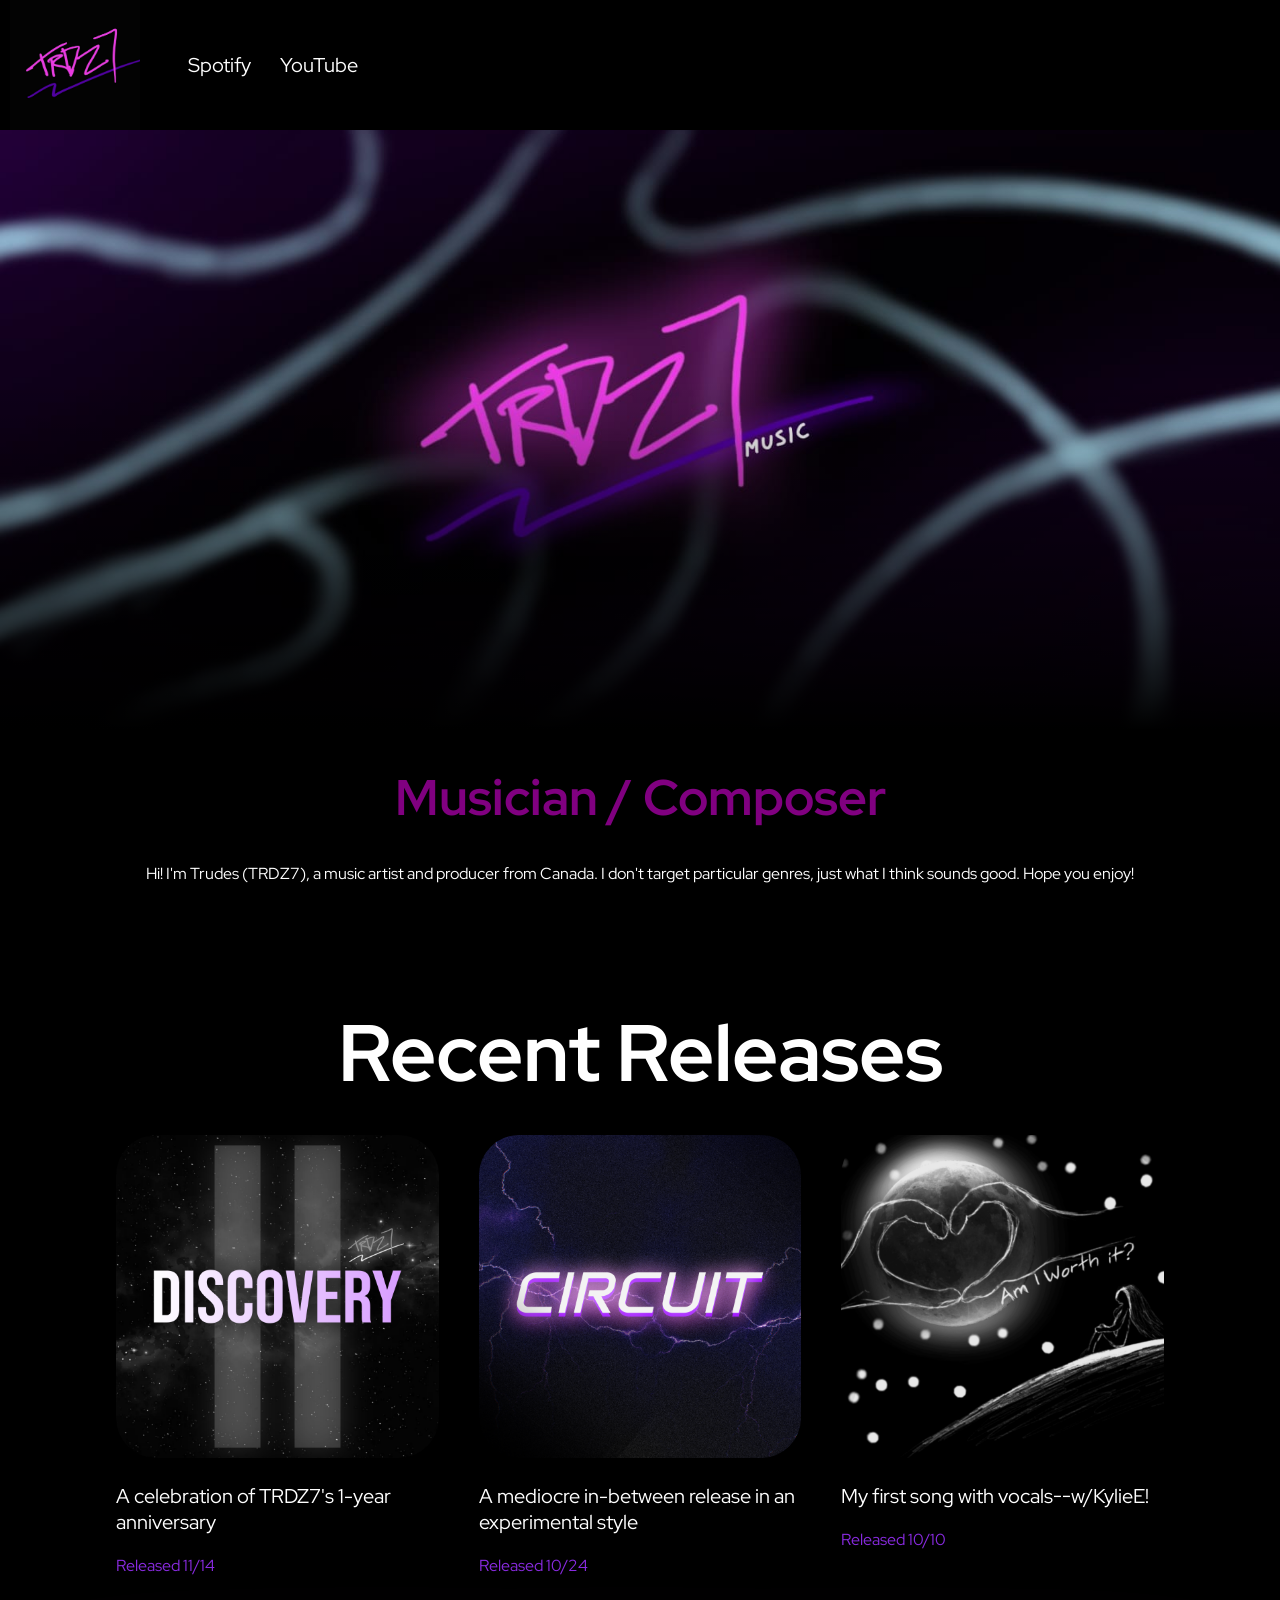
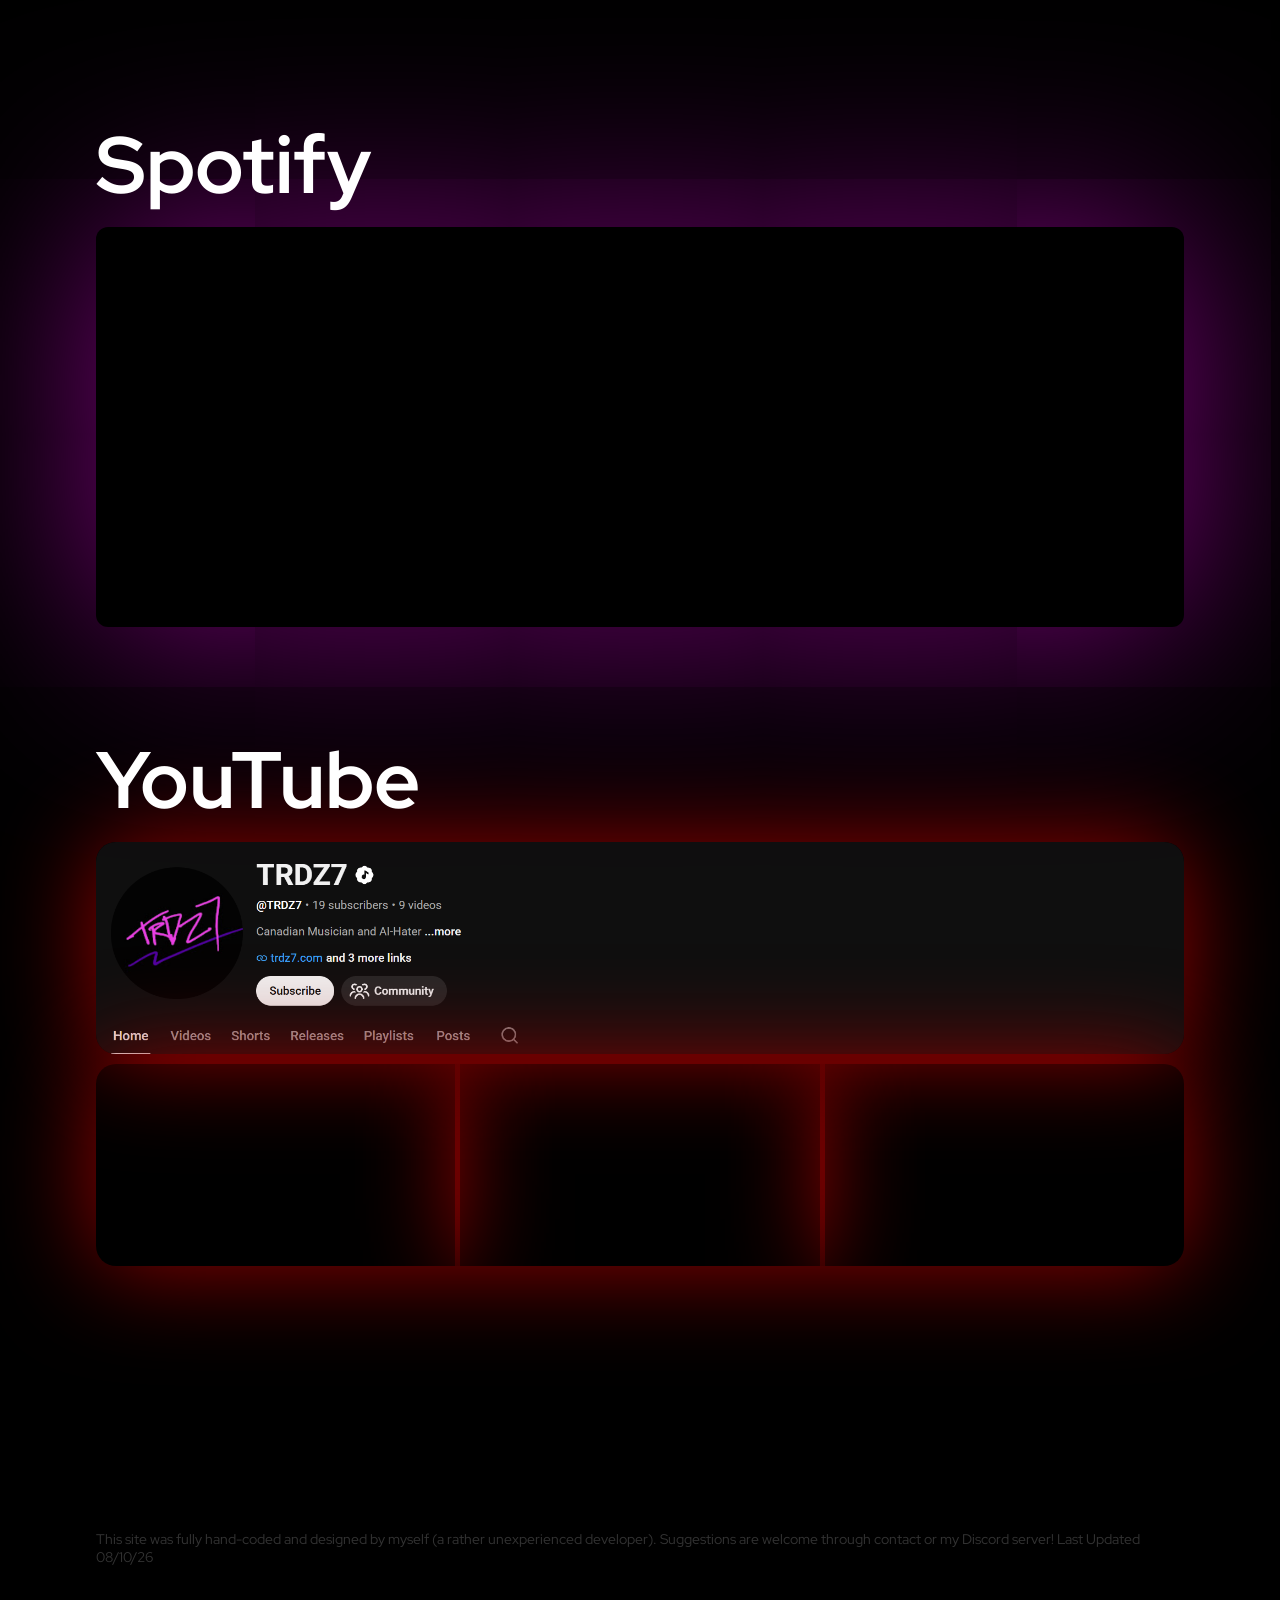
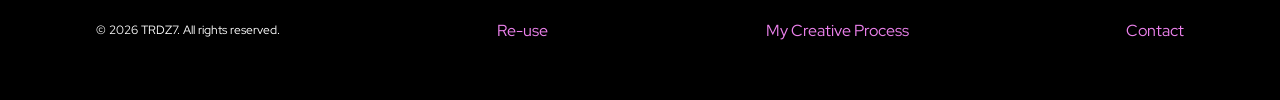
<file: index.html>
<!DOCTYPE html>

<head>
	<title>TRDZ7 Music</title>
	<link rel="icon" type="image/jpg" href="favicon.jpg">
	<link rel="stylesheet" href="styles.css">

	<link rel="preconnect" href="https://fonts.googleapis.com">
	<link rel="preconnect" href="https://fonts.gstatic.com" crossorigin>
	<link href="https://fonts.googleapis.com/css2?family=Red+Hat+Display:ital,wght@0,300..900;1,300..900&display=swap" rel="stylesheet">
</head>

<header>
	<nav>
		<img src="favicon.jpg" id="navimage">
		<div class="links">
			<a href="#Spotify-section">Spotify</a>
			<a href="#YouTube-section">YouTube</a>
		</div>
	</nav>
</header>

<body>
	<div class="h-image-container">
		<img src="WhatsApp Image 2025-10-15 at 16.06.20.jpg">
	</div>
	<h1 id="Desc1"><b>Musician / Composer</b></h1>
	<p id="Desc2">
		Hi! I'm Trudes (TRDZ7), a music artist and producer from Canada. I don't target particular genres, just what I think sounds good. Hope you enjoy!
	</p>
	<div class="bodycontent">
		<section class="release-section" id="release-section">
			<div class="releases">
				<h2>Recent Releases</h2>
				<div id="releases-1">
					<div id="release-1" class="rgroup1">
						<a href="https://youtu.be/H5A2zqrVaPg?si=KevBiTjXBeeo6I4V">
							<img src="Discoveryptii1-1.png" href="https://youtu.be/H5A2zqrVaPg?si=KevBiTjXBeeo6I4V">
						</a>
						<p id="r1desc0" class="rgroup1desc0">A celebration of TRDZ7's 1-year anniversary</p>
						<p id="r1desc1" class="rgroup1desc1">Released 11/14</p>
					</div>
					<div id="release-2" class="rgroup1">
						<a href="https://youtu.be/uY3jL4vNliI?si=lRqmhaGpdiQNzRAw">
							<img src="1_1 Thumbnails (1).png">
						</a>
						<p id="r2desc0" class="rgroup1desc0">A mediocre in-between release in an experimental style</p>
						<p id="r2desc1" class="rgroup1desc1">Released 10/24</p>
					</div>
					<div id="release-3" class="rgroup1">
						<a href="https://youtu.be/ju5DWt2yb8g?si=xX3VGSemd-u4Top4">
							<img src="AmiWorthIt1-1_HigherRes.png">
						</a>
						<p id="r3desc0" class="rgroup1desc0">My first song with vocals--w/KylieE!</p>
						<p id="r3desc1" class="rgroup1desc1">Released 10/10</p>
					</div>
				</div>
		</section>
	
		<section class="Spotify-section" id="Spotify-section">
			<div class="Spotify">
				<h2>Spotify</h2>
				<iframe data-testid="embed-iframe" style="border-radius:12px" src="https://open.spotify.com/embed/artist/	5ZjQXcaj1TCVZhGWUqu4Vl?utm_source=generator" width="100%" height="400" frameBorder="0" allowfullscreen="" allow=	"autoplay; clipboard-write; encrypted-media; fullscreen; picture-in-picture" loading="lazy"></iframe>
			</div>
		</section>
	
		<section class="YouTube-section" id="YouTube-section">
			<div class="YouTube">
				<h2>YouTube</h2>
				<a href="https://youtube.com/@TRDZ7">
					<img src="Screenshot 2026-05-15 112423.png" >
				</a>
	
				<section class="Videos">
					<iframe id="ytiframe1" height="315" src="https://www.youtube.com/embed/WW7R3R9A-WY?si=tNtN7C8W7lqPvYo7" 	title="YouTube video player" frameborder="0" allow="accelerometer; autoplay; clipboard-write; 	encrypted-media; gyroscope; picture-in-picture; web-share" referrerpolicy="strict-origin-when-cross-origin" 	allowfullscreen></iframe>
					<iframe id="ytiframe2" height="315" src="https://www.youtube.com/embed/koN2__eYuHs?si=IfzlktAmYdT3FU0D" 	title="YouTube video player" frameborder="0" allow="accelerometer; autoplay; clipboard-write; 	encrypted-media; gyroscope; picture-in-picture; web-share" referrerpolicy="strict-origin-when-cross-origin" 	allowfullscreen></iframe>
					<iframe id="ytiframe3" height="315" src="https://www.youtube.com/embed/IltIt0QHzwI?si=ziEnVGoQRaRyZ6Zz&amp;	controls=0" title="YouTube video player" frameborder="0" allow="accelerometer; autoplay; clipboard-write; 	encrypted-media; gyroscope; picture-in-picture; web-share" referrerpolicy="strict-origin-when-cross-origin" 	allowfullscreen></iframe>
				</section>
			</div>
		</section>
		<p id="bottomtext">This site was fully hand-coded and designed by myself (a rather unexperienced developer). Suggestions are welcome through contact or my Discord server! Last Updated 08/10/26</p>

		<footer>
			<p id="copyright">© 2026 TRDZ7. All rights reserved.</p>
			<a id="reuse" href="Reuse.html">Re-use</a>
			<a id="make" href="make.html">My Creative Process</a>
			<a id="contact" href="contact.html">Contact</a>
		</footer>
	</div>
	
</body>

</html>
</file>
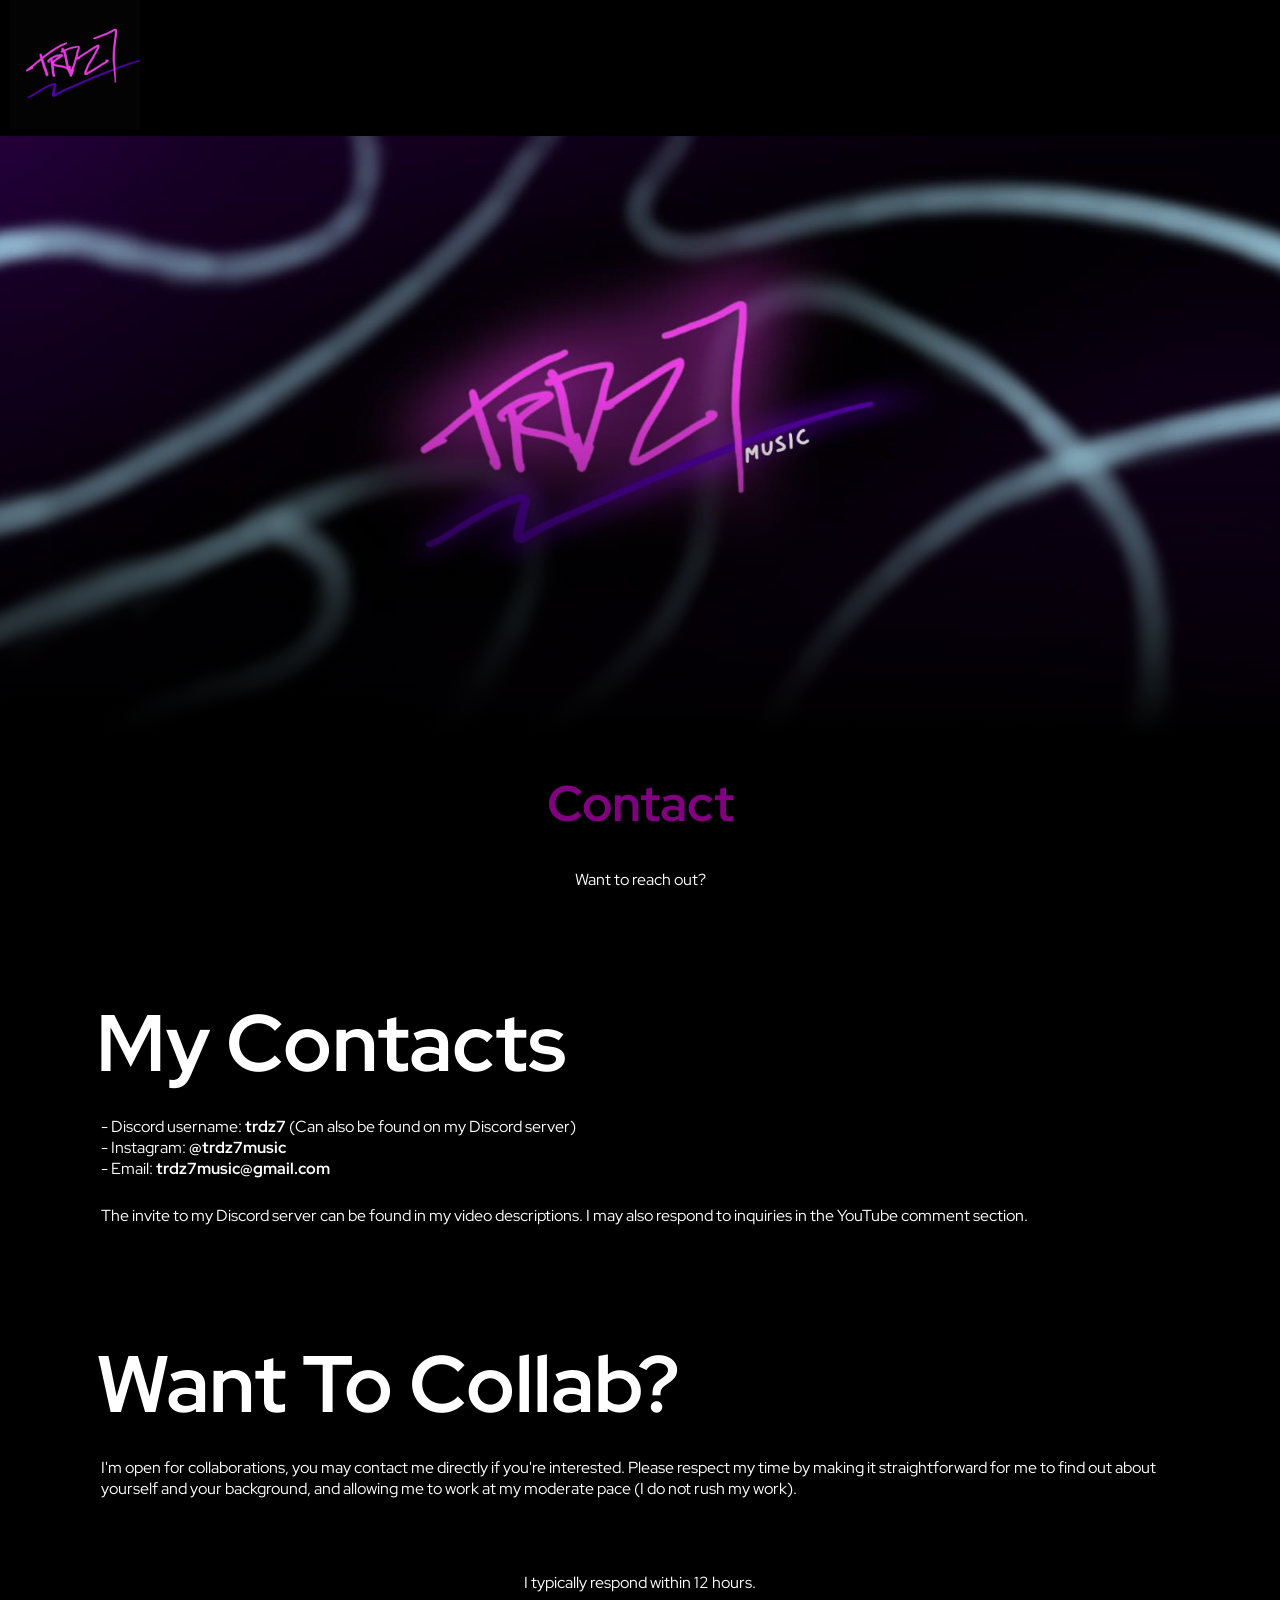
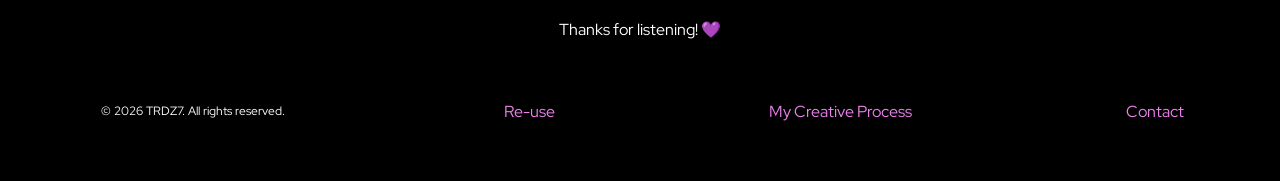
<file: contact.html>
<!DOCTYPE html>

<head>
	<title>TRDZ7 - Contact</title>
	<link rel="icon" type="image/jpg" href="favicon.jpg">
	<link rel="stylesheet" href="otherstyles.css">

	<link rel="preconnect" href="https://fonts.googleapis.com">
	<link rel="preconnect" href="https://fonts.gstatic.com" crossorigin>
	<link href="https://fonts.googleapis.com/css2?family=Red+Hat+Display:ital,wght@0,300..900;1,300..900&display=swap" rel="stylesheet">
</head>

<header>
	<nav>
		<a href="index.html">
			<img src="favicon.jpg" id="navimage" href="index.html">
		</a>
		<div class="links">
			<!-- Add nav links here -->
		</div>
	</nav>
</header>

<body>
	<div class="h-image">
		<img src="WhatsApp Image 2025-10-15 at 16.06.20.jpg">
	</div>
	<h1 id="Title"><b>Contact</b></h1>
	<p id="subtitle">
		Want to reach out?
	</p>
	<div class="bodycontent">
		<section class="sec1">
			<div class="sec1div">
				<h2>My Contacts</h2>
				<p class="p">- Discord username: <b>trdz7</b> (Can also be found on my Discord server)<br>
						- Instagram: <b>@trdz7music</b><br>
						- Email: <b>trdz7music@gmail.com</b><br>
				</p>
				<p class="p">The invite to my Discord server can be found in my video descriptions. I may also respond to inquiries in the YouTube comment section.</p>
			</div>
		</section>
		<section class="sec2">
			<div class="sec2div">
				<h2>Want To Collab?</h2>
				<p class="p">I'm open for collaborations, you may contact me directly if you're interested. Please respect my time by making it straightforward for me to find out about yourself and your background, and allowing me to work at my moderate pace (I do not rush my work).</p>
				<p class="p"><br>
				</p>
			</div>
		</section>

		<p id="subtitle">
			I typically respond within 12 hours.
		</p>
		<p id="subtitle">
			Thanks for listening! 💜
		</p>
		<footer>
			<p id="copyright">© 2026 TRDZ7. All rights reserved.</p>
			<a id="reuse" href="Reuse.html">Re-use</a>
			<a id="make" href="make.html">My Creative Process</a>
			<a id="contact" href="contact.html">Contact</a>
		</footer>

	</div>

	
</body>

</html>
</file>
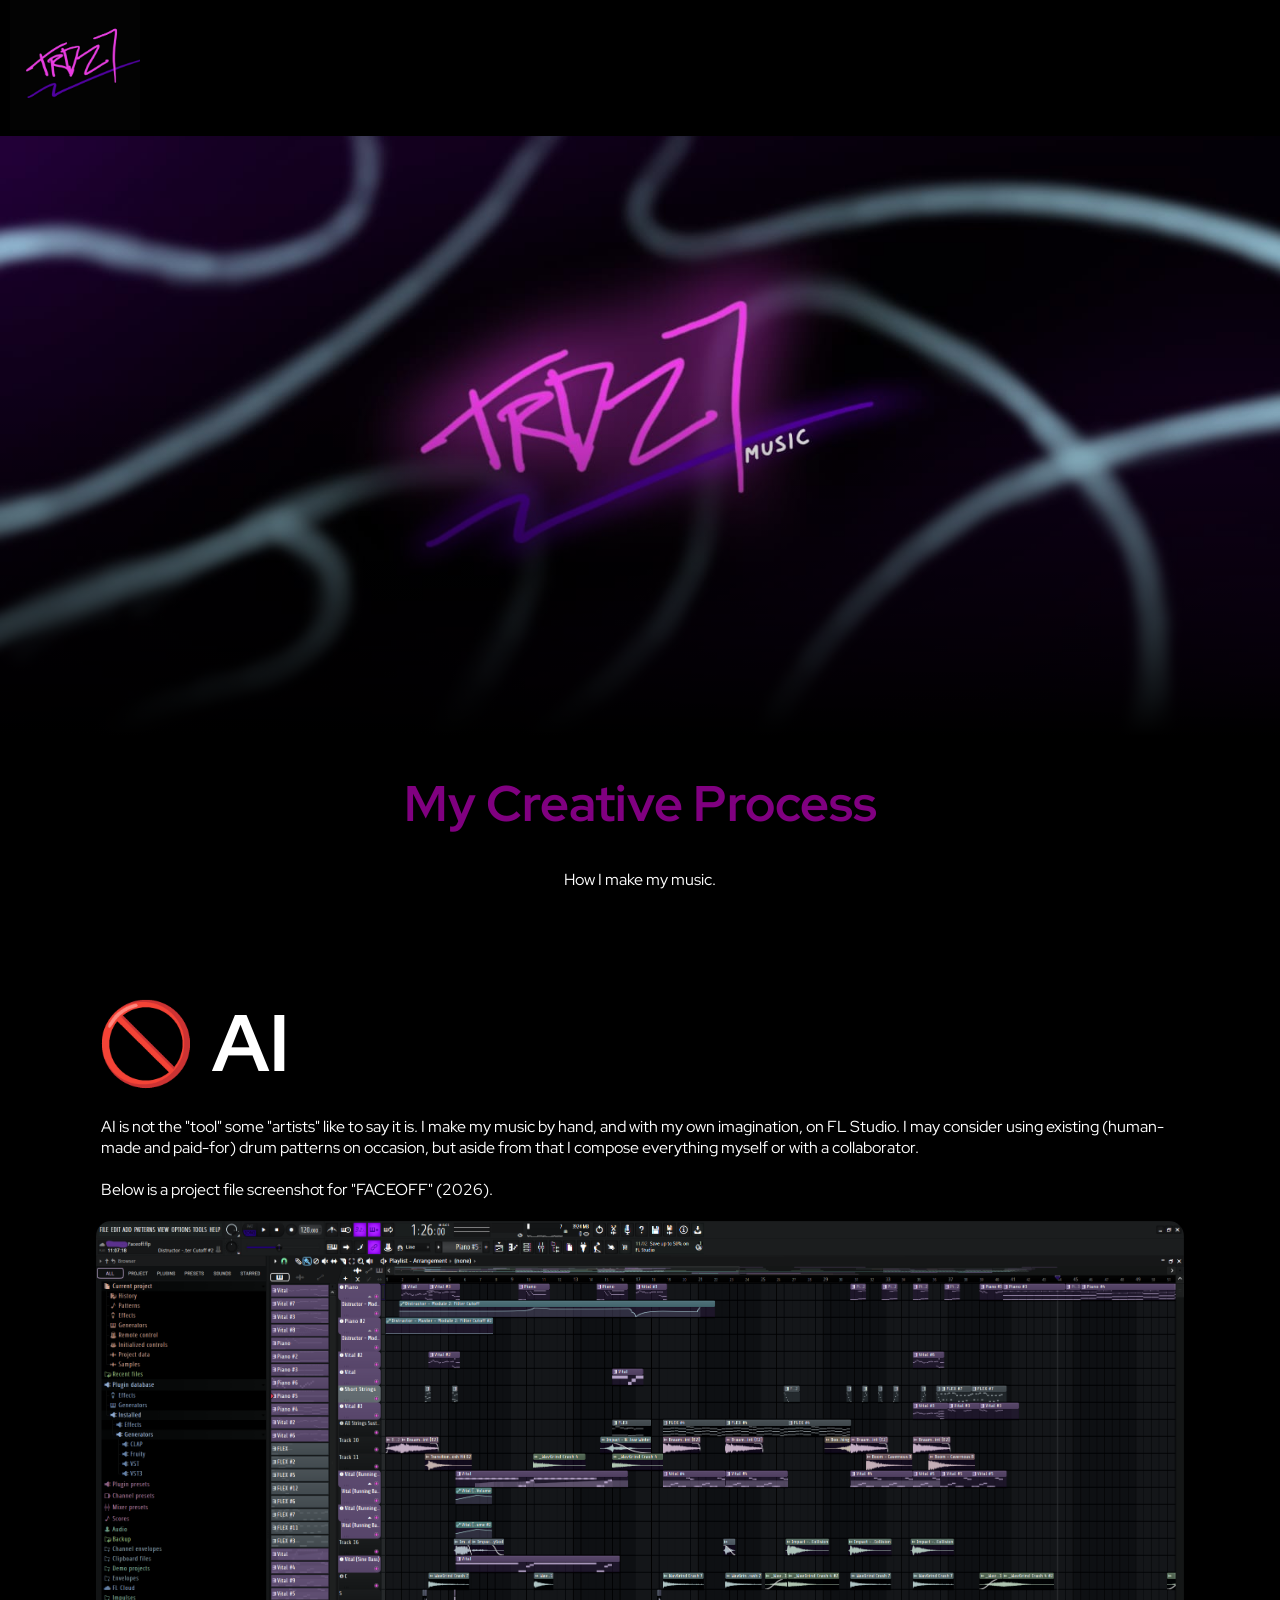
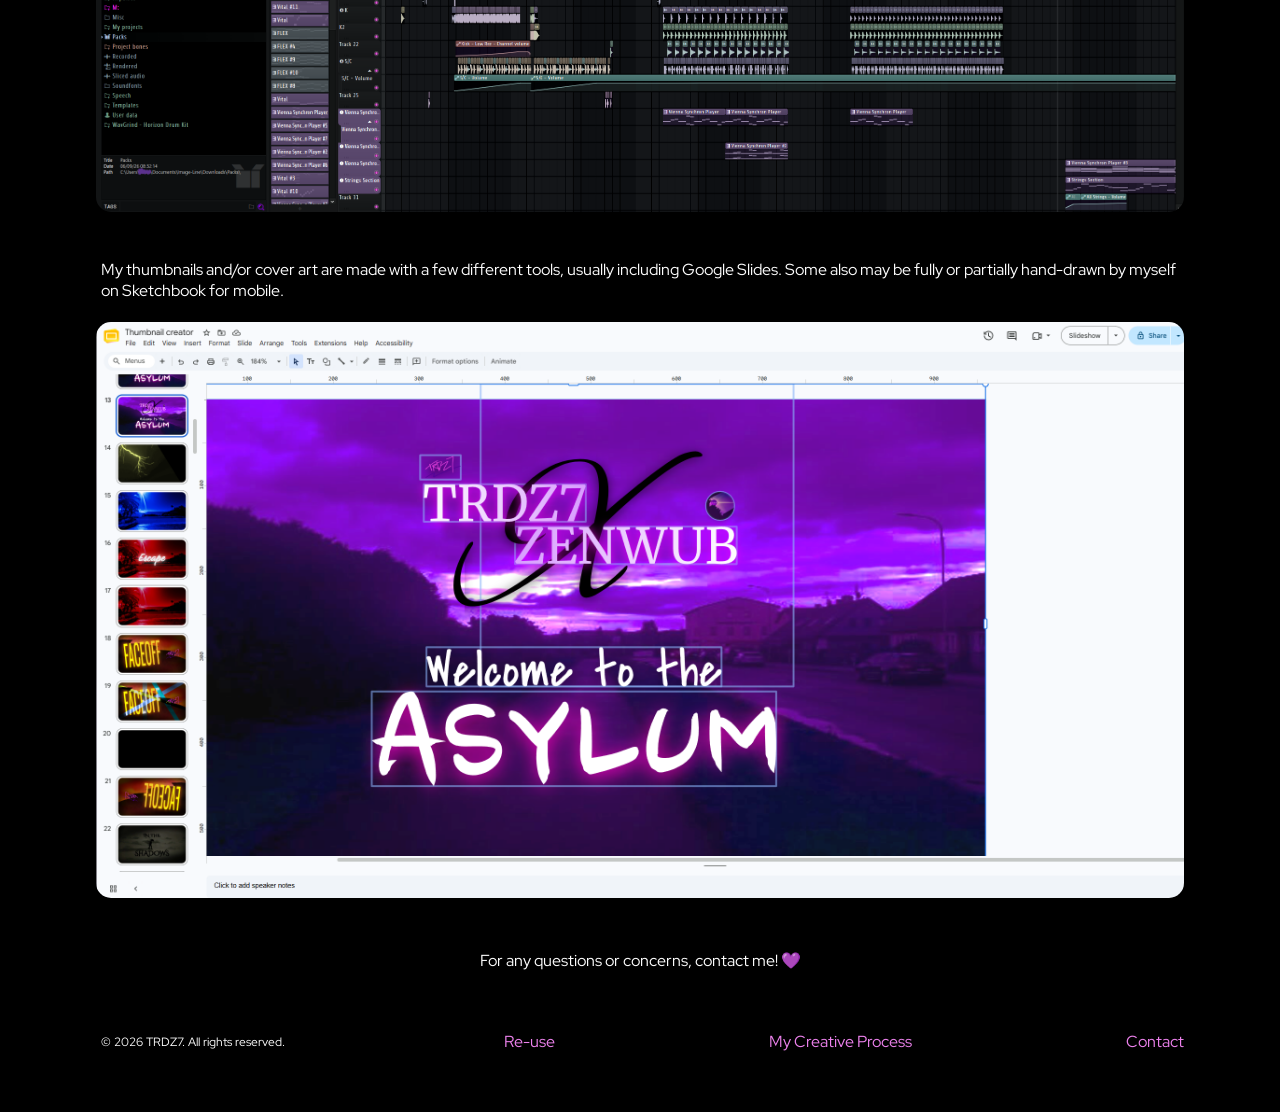
<file: make.html>
<!DOCTYPE html>

<head>
	<title>TRDZ7 - My Process</title>
	<link rel="icon" type="image/jpg" href="favicon.jpg">
	<link rel="stylesheet" href="otherstyles.css">

	<link rel="preconnect" href="https://fonts.googleapis.com">
	<link rel="preconnect" href="https://fonts.gstatic.com" crossorigin>
	<link href="https://fonts.googleapis.com/css2?family=Red+Hat+Display:ital,wght@0,300..900;1,300..900&display=swap" rel="stylesheet">
</head>

<header>
	<nav>
		<a href="index.html">
			<img src="favicon.jpg" id="navimage" href="index.html">
		</a>
		<div class="links">
			<!-- Add nav links here -->
		</div>
	</nav>
</header>

<body>
	<div class="h-image">
		<img src="WhatsApp Image 2025-10-15 at 16.06.20.jpg">
	</div>
	<h1 id="Title"><b>My Creative Process</b></h1>
	<p id="subtitle">
		How I make my music.
	</p>
	<div class="bodycontent">
		<section class="sec1">
			<div class="sec1div">
				<h2>🚫 AI</h2>
				<p class="p">AI is not the "tool" some "artists" like to say it is. I make my music by hand, and with my own imagination, on FL Studio. I may consider using existing (human-made and paid-for) drum patterns on occasion, but aside from that I compose everything myself or with a collaborator. <br><br>Below is a project file screenshot for "FACEOFF" (2026).</p>
				<img src="Screenshot 2026-11-24 123821.png" id="slidesimage">
				<p class="p"></br>My thumbnails and/or cover art are made with a few different tools, usually including Google Slides. Some also may be fully or partially hand-drawn by myself on Sketchbook for mobile.</p>
				<img src="Screenshot 2026-11-24 122641.png" id="slidesimage">
			</div>
		</section>

		<p id="subtitle">
			
		</p>
		<p id="subtitle">
			For any questions or concerns, contact me! 💜
		</p>
		<footer>
			<p id="copyright">© 2026 TRDZ7. All rights reserved.</p>
			<a id="reuse" href="Reuse.html">Re-use</a>
			<a id="make" href="make.html">My Creative Process</a>
			<a id="contact" href="contact.html">Contact</a>
		</footer>

	</div>

	
</body>

</html>
</file>
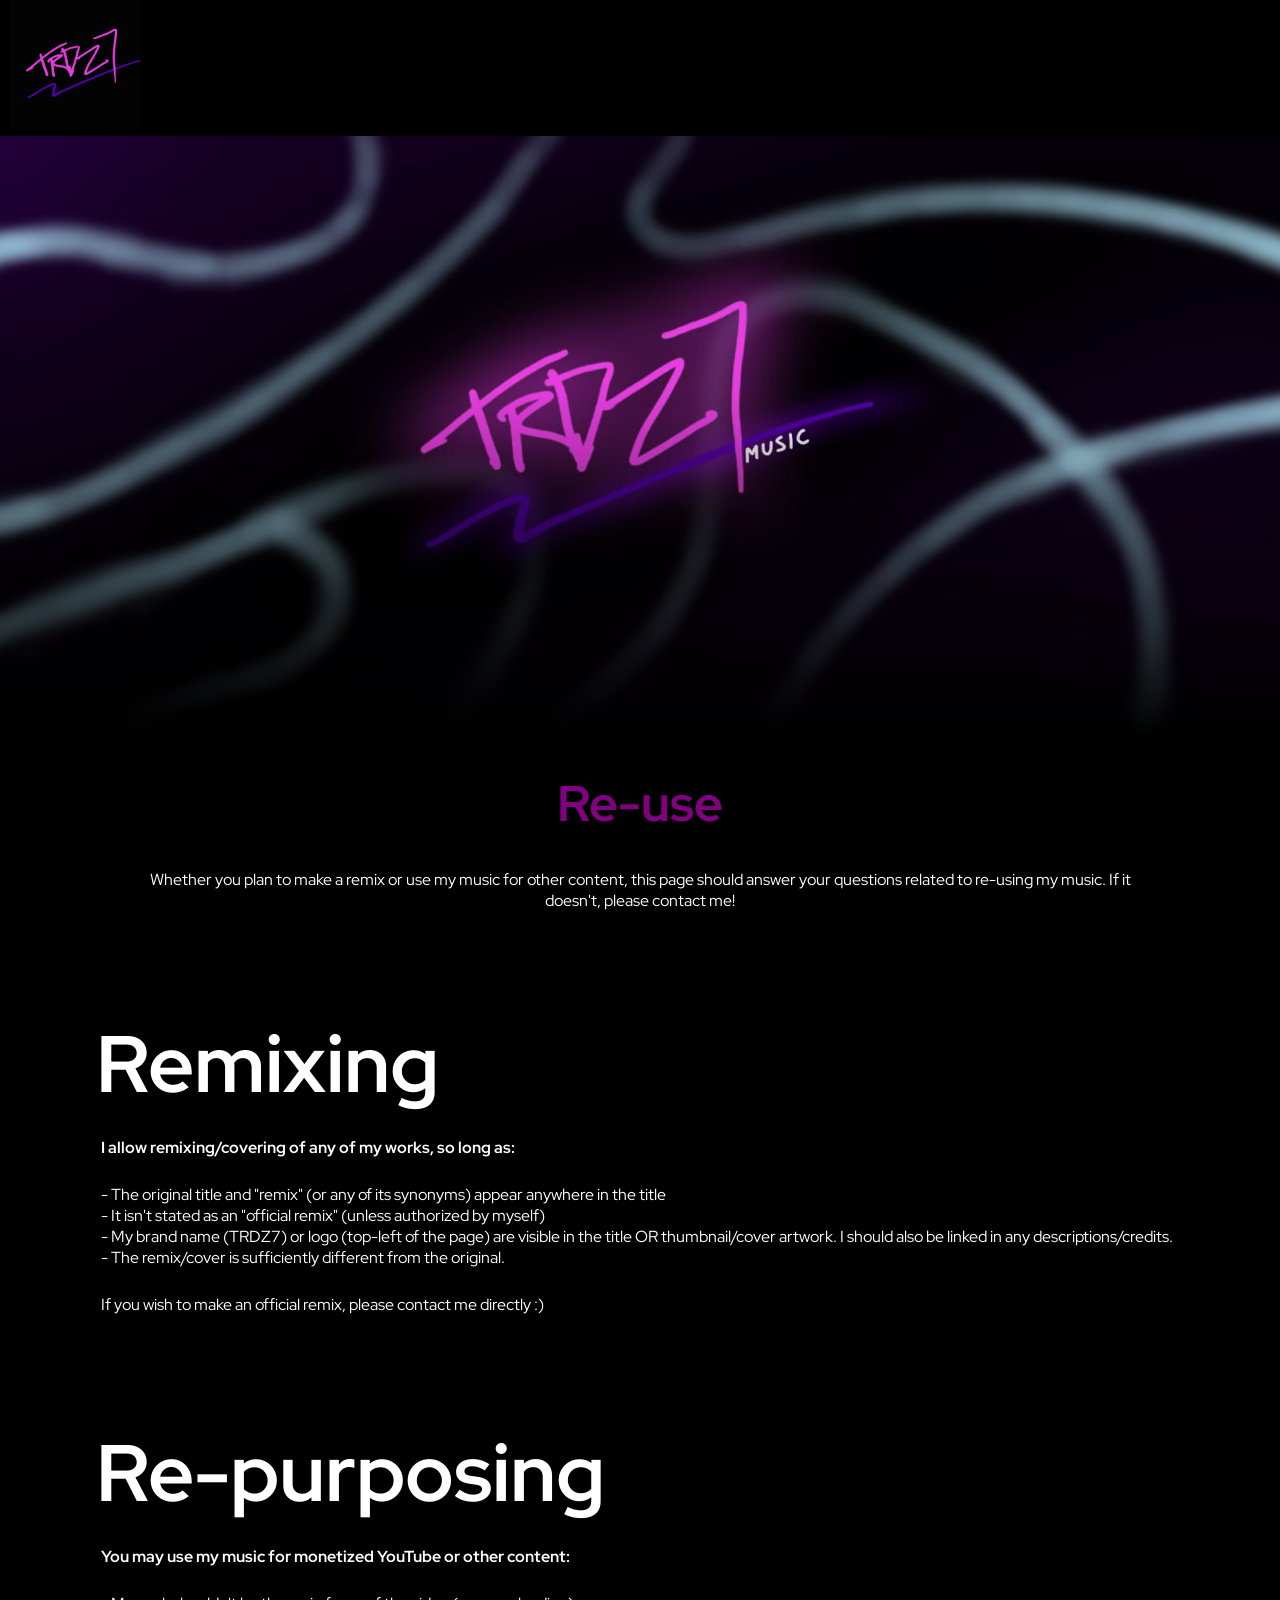
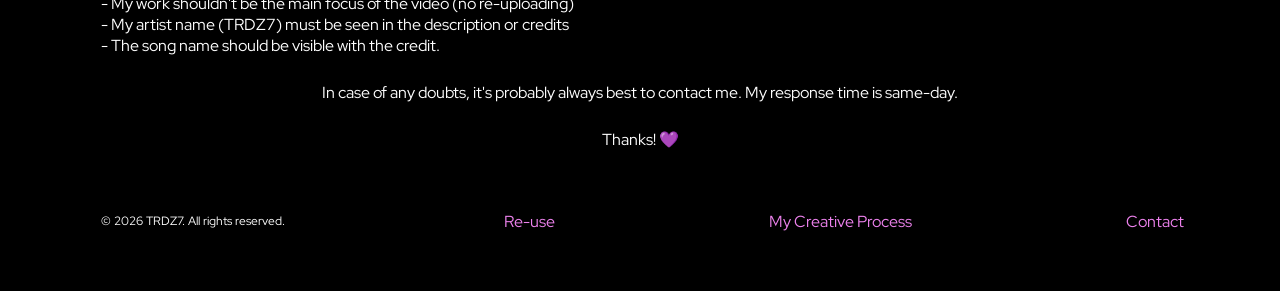
<file: Reuse.html>
<!DOCTYPE html>

<head>
	<title>TRDZ7 - Re-use</title>
	<link rel="icon" type="image/jpg" href="favicon.jpg">
	<link rel="stylesheet" href="otherstyles.css">

	<link rel="preconnect" href="https://fonts.googleapis.com">
	<link rel="preconnect" href="https://fonts.gstatic.com" crossorigin>
	<link href="https://fonts.googleapis.com/css2?family=Red+Hat+Display:ital,wght@0,300..900;1,300..900&display=swap" rel="stylesheet">
</head>

<header>
	<nav>
		<a href="index.html">
			<img src="favicon.jpg" id="navimage" href="index.html">
		</a>
		<div class="links">
			<!-- Add nav links here -->
		</div>
	</nav>
</header>

<body>
	<div class="h-image">
		<img src="WhatsApp Image 2025-10-15 at 16.06.20.jpg">
	</div>
	<h1 id="Title"><b>Re-use</b></h1>
	<p id="subtitle">
		Whether you plan to make a remix or use my music for other content, this page should answer your questions related to re-using my music. If it doesn't, please contact me!
	</p>
	<div class="bodycontent">
		<section class="sec1">
			<div class="sec1div">
				<h2>Remixing</h2>
				<p class="p"><b>I allow remixing/covering of any of my works, so long as:</b></p>
				<p class="p">- The original title and "remix" (or any of its synonyms) appear anywhere in the title<br>
						- It isn't stated as an "official remix" (unless authorized by myself)<br>
						- My brand name (TRDZ7) or logo (top-left of the page) are visible in the title OR thumbnail/cover artwork. I should also be linked in any descriptions/credits.<br>
						- The remix/cover is sufficiently different from the original.<br>
				</p>
				<p class="p">If you wish to make an official remix, please contact me directly :)</p>
			</div>
		</section>

		<section class="sec2">
			<div class="sec2div">
				<h2>Re-purposing</h2>
				<p class="p"><b>You may use my music for monetized YouTube or other content:</b></p>
				<p class="p">- My work shouldn't be the main focus of the video (no re-uploading)<br>
					- My artist name (TRDZ7) must be seen in the description or credits<br>
					- The song name should be visible with the credit.<br>
				</p>
			</div>
		</section>
		<p id="subtitle">
			In case of any doubts, it's probably always best to contact me. My response time is same-day.
		</p>
		<p id="subtitle">
			Thanks! 💜
		</p>
		<footer>
			<p id="copyright">© 2026 TRDZ7. All rights reserved.</p>
			<a id="reuse" href="Reuse.html">Re-use</a>
			<a id="make" href="make.html">My Creative Process</a>
			<a id="contact" href="contact.html">Contact</a>
		</footer>

	</div>

	
</body>

</html>
</file>
<file: styles.css>
* {
	box-sizing: border-box;
}

html{
	scroll-behavior: smooth;
}

header{

	position: sticky;
	top: 0;
	z-index: 1000;

}

nav{
	padding: 0px;
	display: flex;
	align-items: center;
	z-index: 1000;
	background: black;

	#navimage{
		width: 130px;
		height: 130px;
		margin-left: 10px;
		margin-right: 10px;
	}
	.links{
		display: flex;
		gap: 20%;
		margin-left: 3%;
	}
	a{
		color: white;
		font-size: 20px;
		text-decoration: none;
	}
}

h1{
	font-size: 50px;
	color: purple;
}

body{
	background-color: black;
	margin: 0px;
	font-family: "Red Hat Display", sans-serif;
	.bodycontent{		
		width: 85%;
		max-width: 1300px;
		margin: 0 auto;
		.releases{
			display: flex;
			flex-direction: column;
			align-items: center;
			margin: 0 auto;
			width: 100%;
			h2{
				font-size: 80px;
				color: white;
				margin-bottom: 10px;
				margin-top: 100px;
			}
			#releases-1{
				display: flex;
				flex-direction: row;
				width: 100%;
				.rgroup1{
					padding: 20px;
					align-items: center;
					flex: 1;
	
					img{
						border-radius: 40px;
						width: 100%;
						min-width: 0;
					}
					.rgroup1desc0{
						color: white;
						font-size: 20px;
					}
					.rgroup1desc1{
						color: blueviolet;
					}
	
				}
			}
		}
		#Spotify-section{
			scroll-margin-top: 50px;
		}
		.Spotify{
			display: flex;
			flex-direction: column;
			max-width: 1500px;
			iframe{;
				box-shadow: 0px 0px 200px purple;
				margin-left: 0;
				z-index: 1;
			}
			h2{
				font-size: 80px;
				color: white;
				margin-left: 0%;
				margin-bottom: 10px;
				z-index: 2;
				margin-top: 100px;
			}
		}
		.YouTube{
			display: flex;
			flex-direction: column;
			h2{
				font-size: 80px;
				color: white;
				margin-bottom: 10px;
				z-index: 2;
				margin-top: 100px;
			}
			img{
				width: 100%;
				margin-bottom: 5px;
				box-shadow: 0px 0px 100px rgba(150, 0, 0, 50);
				border-radius: 20px;
				overflow: hidden;
				z-index: 5;
			}
			.Videos{
				Margin-left: 0%;
				Margin-bottom: 250px;
				border-radius: 20px;
				overflow: hidden;
				width: 100%;
	
				display: flex;
				gap: 5px;
	
				box-shadow: 0px 0px 100px rgba(150, 0, 0, 50);
	
				iframe{
					flex: 1;
					box-shadow: 0px 0px 100px rgba(150, 0, 0, 50);
					aspect-ratio: 16/9;
					width: 30%;
					height: auto;
				}
				#ytiframe1{
					z-index: 1;
				}
				#ytiframe2{
					z-index: 3;
				}
				#ytiframe3{
					z-index: 2;
				}
			}
			.p{
				/* FOR OTHER PAGES */
				color: white;
				font-size: 16px;
			}
		}
		footer{
			height: 100px;
			color: white;
			display: flex;
			align-items: center;
			z-index: 1000;
			background: black;
			margin-bottom: 20px;
			justify-content: space-between;
			box-shadow: 0px 0px 0px blueviolet;

			#copyright{
				font-size: 12px;
			}
			a{
				color: violet;
				font-size: 16px;
				text-decoration: none;
			}
		}
	}
	#bottomtext{
		color: #333333;
		font-size: 14px;
	}
}

#Desc1{
	color: purple;
	text-align: center;
	padding-left: 10%;
	padding-right: 10%;
}
#Desc2{
	color: white;
	text-align: center;
	margin-left: 0%;
	padding-left: 10%;
	padding-right: 10%;
	font-size: 16px;
}

@media(max-width: 768px){
	#Desc2{
		font-size: 20px;
	}
}

.h-image-container{
	position: relative;
	width: 100%;
	height: 600px;
}

.h-image-container img{
	width: 100%;
	display: block;
	height: 600px;
	object-fit: cover;
}

.h-image-container::after{
	content: "";
	position: absolute;
	bottom: 0;
	width: 100%;
	height: 350px;

	background: linear-gradient(
		to bottom,
		rgba(0, 0, 0, 0),
		rgba(0, 0, 0, 1));
}

.red-hat-display-font {
	font-family: "Red Hat Display", sans-serif;
	font-optical-sizing: auto;
	font-weight: 500;
	font-style: normal;
}
</file>
<file: otherstyles.css>
* {
	box-sizing: border-box;
}

html{
	scroll-behavior: smooth;
}

header{

	position: sticky;
	top: 0;
	z-index: 1000;

}

nav{
	padding: 0px;
	display: flex;
	align-items: center;
	z-index: 1000;
	background: black;

	#navimage{
		width: 130px;
		height: 130px;
		margin-left: 10px;
		margin-right: 10px;
	}
	.links{
		display: flex;
		gap: 20%;
		margin-left: 3%;
	}
	a{
		color: white;
		font-size: 20px;
		text-decoration: none;
	}
}

body{
	background-color: black;
	margin: 0px;
	font-family: "Red Hat Display", sans-serif;
	h1{
		color: purple;
		font-size: 50px;
		text-align: center;
	}
	#subtitle{
		color: white;
		text-align: center;
		margin-left: 0%;
		padding-left: 10%;
		padding-right: 10%;
		font-size: 16px;
	}

	.bodycontent{		
		width: 85%;
		max-width: 1300px;
		margin: 0 auto;
		h2{
			font-size: 80px;
			color: white;
			margin-bottom: 10px;
			z-index: 2;
			margin-top: 100px;
		}
		p{
			color: white;
			padding: 5px;
			font-size: 16px;
		}
		footer{
			height: 100px;
			color: white;
			display: flex;
			align-items: center;
			z-index: 1000;
			background: black;
			margin-bottom: 20px;
			justify-content: space-between;
			box-shadow: 0px 0px 0px blueviolet;

			#copyright{
				font-size: 12px;
			}
			a{
				color: violet;
				font-size: 16px;
				text-decoration: none;
			}
		}
		#slidesimage{
			width: 100%;
			border-radius: 15px;
		}
	}
}

@media(max-width: 768px){
	.subtitle{
		font-size: 20px;
	}
	p{
		font-size: 20px;
	}
}

.h-image{
	position: relative;
	width: 100%;
	height: 600px;
}

.h-image img{
	width: 100%;
	display: block;
	height: 600px;
	object-fit: cover;
}

.h-image::after{
	content: "";
	position: absolute;
	bottom: 0;
	width: 100%;
	height: 350px;

	background: linear-gradient(
		to bottom,
		rgba(0, 0, 0, 0),
		rgba(0, 0, 0, 1));
}
</file>
